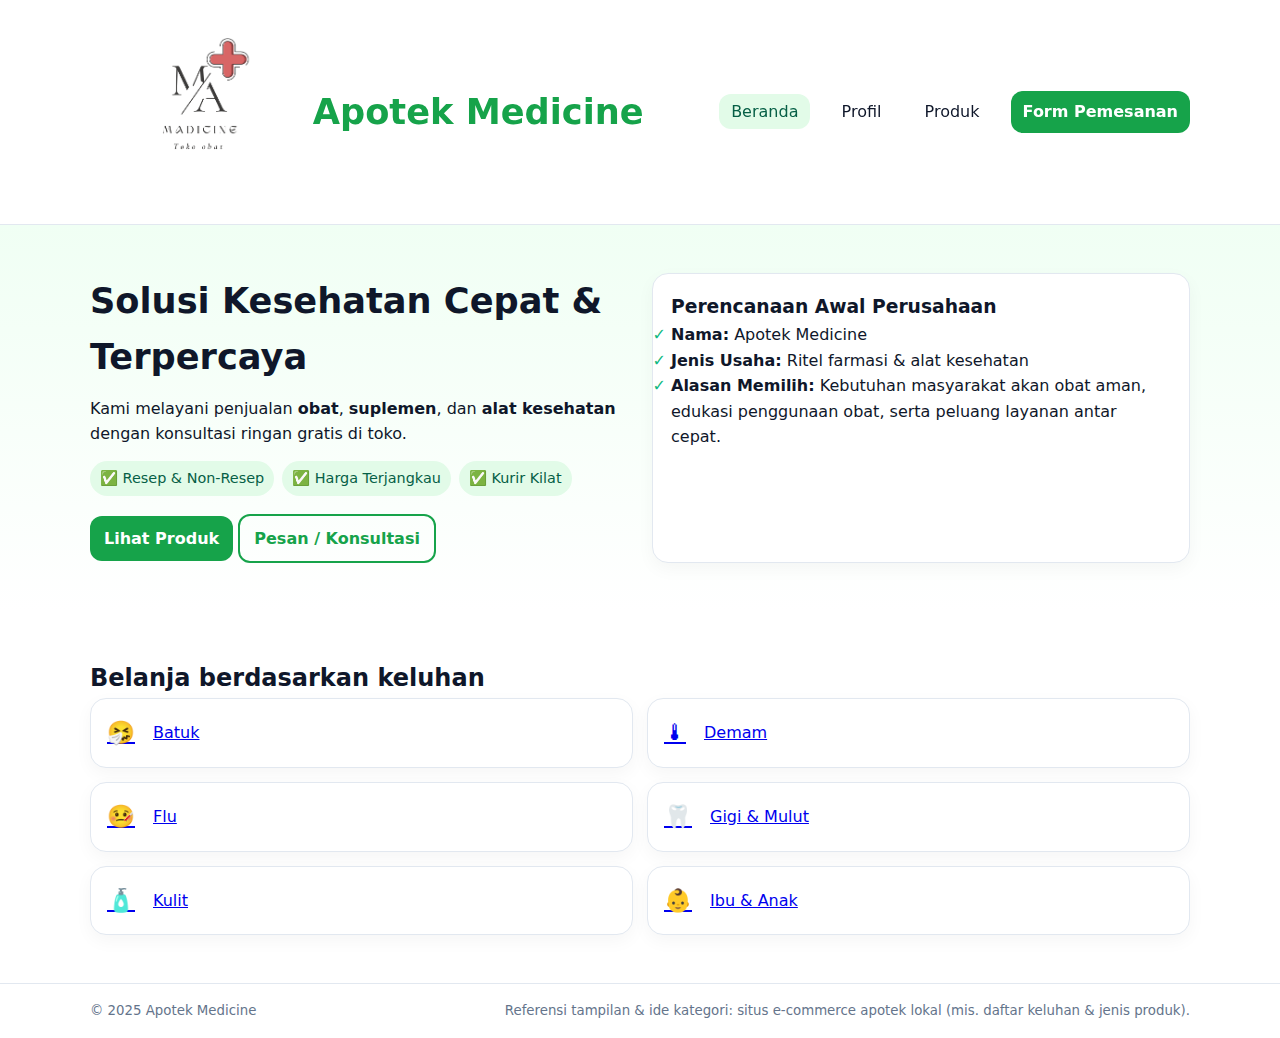
<file: index.html>
<!DOCTYPE html>
<html lang="id">
<head>
  <meta charset="utf-8" />
  <meta name="viewport" content="width=device-width, initial-scale=1" />
  <title> Medicine — Beranda</title>
  <link rel="stylesheet" href="style.css" />
</head>
<body>
  <header class="site-header">
  <div class="container header-inner">

    <!-- Logo gambar -->
    <a href="index.html" class="logo">
      <img src="Screenshot 2025-08-27 085906.png" alt="Logo Apotek" class="logo-img">
      <span><h1>Apotek Medicine</h1></span>
    </a>
    <nav class="nav">
      <a href="index.html" class="active">Beranda</a>
      <a href="profil.html">Profil</a>
      <a href="produk.html">Produk</a>
      <a href="form.html" class="btn">Form Pemesanan</a>
    </nav>
  </div>
</header>

  <main>
    <!-- Konten awal (Hero) -->
    <section class="hero">
      <div class="container grid-2">
        <div>
          <h1>Solusi Kesehatan Cepat & Terpercaya</h1>
          <p>
            Kami melayani penjualan <strong>obat</strong>, <strong>suplemen</strong>, dan
            <strong>alat kesehatan</strong> dengan konsultasi ringan gratis di toko.
          </p>
          <div class="badges">
            <span>✅ Resep & Non-Resep</span>
            <span>✅ Harga Terjangkau</span>
            <span>✅ Kurir Kilat</span>
          </div>
          <div class="cta">
            <a class="btn" href="produk.html">Lihat Produk</a>
            <a class="btn outline" href="form.html">Pesan / Konsultasi</a>
          </div>
        </div>
        <div class="hero-card">
          <h3>Perencanaan Awal Perusahaan</h3>
          <ul class="check">
            <li><b>Nama:</b> Apotek Medicine</li>
            <li><b>Jenis Usaha:</b> Ritel farmasi & alat kesehatan</li>
            <li><b>Alasan Memilih:</b> Kebutuhan masyarakat akan obat aman,
                edukasi penggunaan obat, serta peluang layanan antar cepat.</li>
          </ul>
        </div>
      </div>
    </section>

    <!-- Menu keluhan (inspirasi dari referensi) -->
    <section class="section container">
      <h2>Belanja berdasarkan keluhan</h2>
      <div class="cards grid-2 grid-3-md">
        <a class="card" href="produk.html#batuk"><span>🤧</span> Batuk</a>
        <a class="card" href="produk.html#demam"><span>🌡</span> Demam</a>
        <a class="card" href="produk.html#flu"><span>🤒</span> Flu</a>
        <a class="card" href="produk.html#gigi"><span>🦷</span> Gigi & Mulut</a>
        <a class="card" href="produk.html#kulit"><span>🧴</span> Kulit</a>
        <a class="card" href="produk.html#ibu-anak"><span>👶</span> Ibu & Anak</a>
      </div>
    </section>

    
  </main>

  <footer class="site-footer">
    <div class="container footer-inner">
      <small>© 2025 Apotek Medicine</small>
      <small>Referensi tampilan & ide kategori: situs e-commerce apotek lokal (mis. daftar keluhan & jenis produk).</small>
    </div>
  </footer>
</body>
</html>
</file>
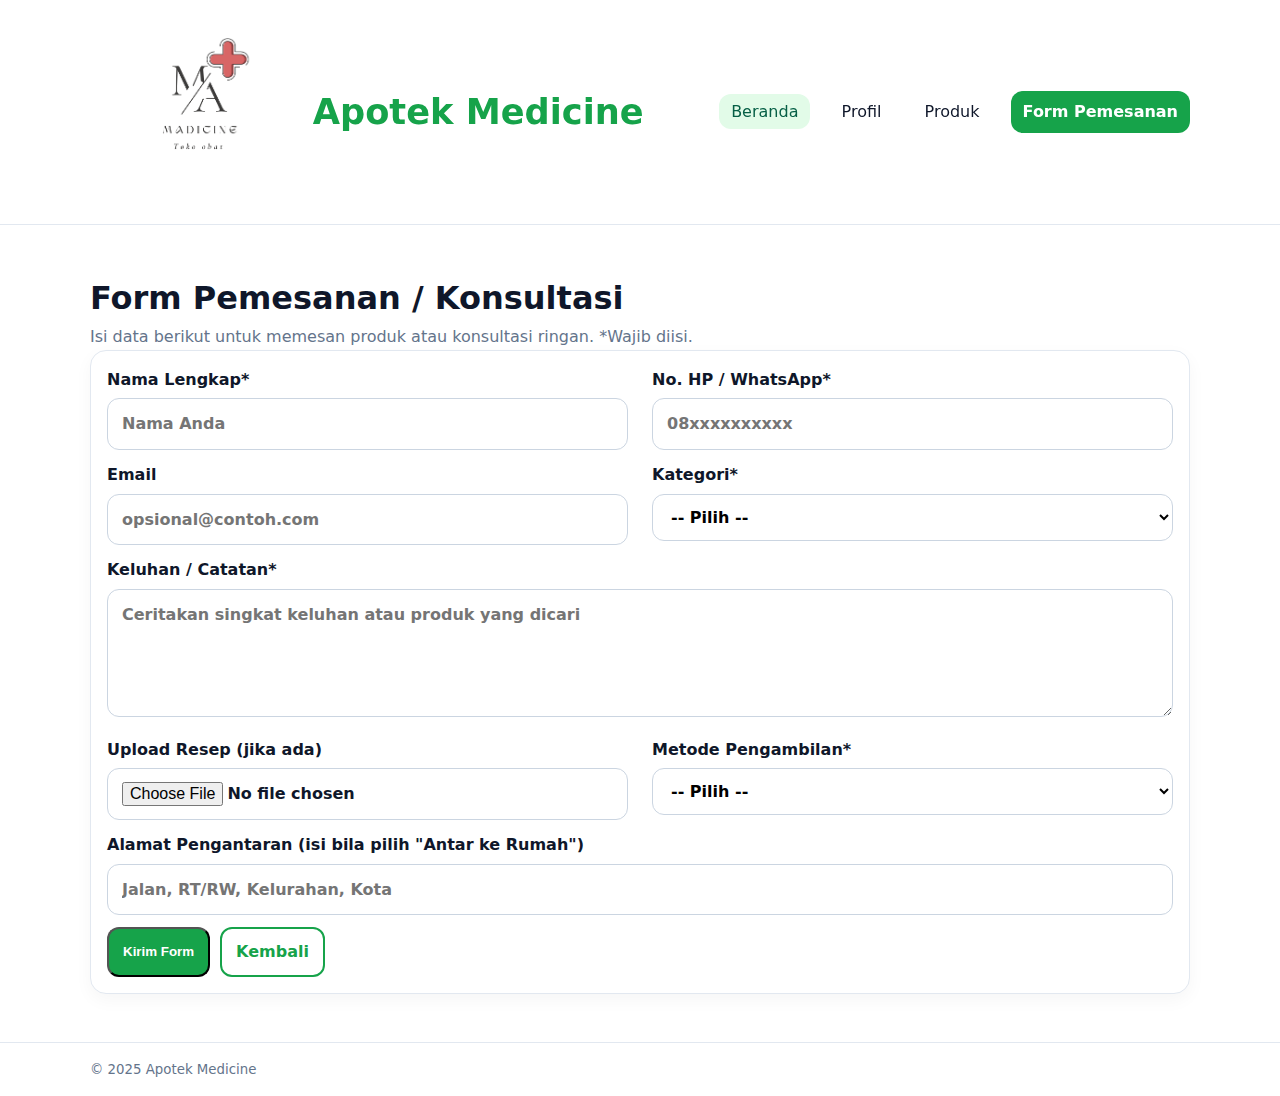
<file: form.html>
<!DOCTYPE html>
<html lang="id">
<head>
  <meta charset="utf-8" />
  <meta name="viewport" content="width=device-width, initial-scale=1" />
  <title>Form Pemesanan / Konsultasi — Apotek Medicine</title>
  <link rel="stylesheet" href="style.css" />
</head>
<body>
<header class="site-header">
  <div class="container header-inner">
    <!-- Logo gambar -->
    <a href="index.html" class="logo">
      <img src="Screenshot 2025-08-27 085906.png" alt="Logo Apotek" class="logo-img">
      <span><h1>Apotek Medicine</h1></span>
    </a>
    <nav class="nav">
      <a href="index.html" class="active">Beranda</a>
      <a href="profil.html">Profil</a>
      <a href="produk.html">Produk</a>
      <a href="form.html" class="btn">Form Pemesanan</a>
    </nav>
  </div>
</header>

  <main class="container section">
    <h1>Form Pemesanan / Konsultasi</h1>
    <p class="muted">Isi data berikut untuk memesan produk atau konsultasi ringan.
      *Wajib diisi.</p>

    <form class="card pad form" action="#" method="post">
      <div class="grid-2">
        <label>Nama Lengkap*
          <input type="text" name="nama" placeholder="Nama Anda" required />
        </label>
        <label>No. HP / WhatsApp*
          <input type="number" name="hp" placeholder="08xxxxxxxxxx" required />
        </label>
      </div>

      <div class="grid-2">
        <label>Email
          <input type="email" name="email" placeholder="opsional@contoh.com" />
        </label>
        <label>Kategori*
          <select name="kategori" required>
            <option value="">-- Pilih --</option>
            <option>Obat</option>
            <option>Suplemen</option>
            <option>Alat Kesehatan</option>
            <option>Herbal</option>
          </select>
        </label>
      </div>

      <label>Keluhan / Catatan*
        <textarea name="catatan" rows="4" placeholder="Ceritakan singkat keluhan atau produk yang dicari" required></textarea>
      </label>

      <div class="grid-2">
        <label>Upload Resep (jika ada)
          <input type="file" name="resep" accept=".jpg,.jpeg,.png,.pdf" />
        </label>
        <label>Metode Pengambilan*
          <select name="ambil" required>
            <option value="">-- Pilih --</option>
            <option>Ambil di Toko</option>
            <option>Antar ke Rumah</option>
          </select>
        </label>
      </div>

      <label>
        Alamat Pengantaran (isi bila pilih "Antar ke Rumah")
        <input type="text" name="alamat" placeholder="Jalan, RT/RW, Kelurahan, Kota" />
      </label>

      <div class="form-actions">
        <button type="submit" class="btn">Kirim Form</button>
        <a href="index.html" class="btn outline">Kembali</a>
      </div>
    </form>
  </main>

  <footer class="site-footer">
    <div class="container footer-inner">
      <small>© 2025 Apotek Medicine</small>
    </div>
  </footer>
</body>
</html>
</file>
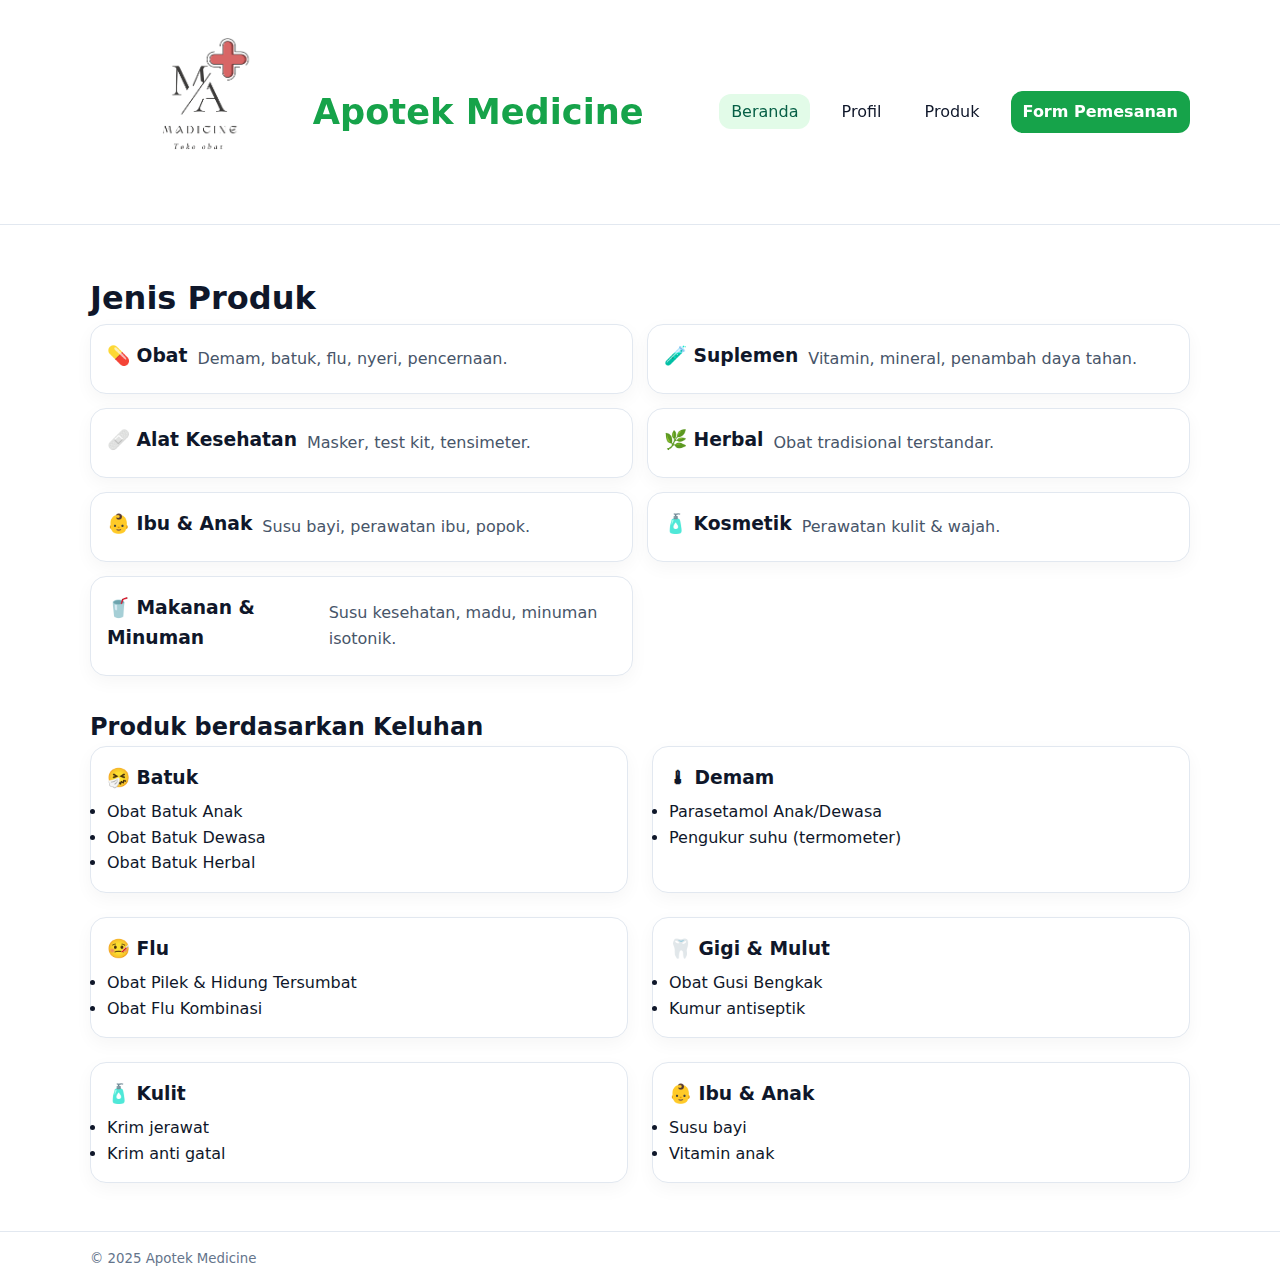
<file: produk.html>
<!DOCTYPE html>
<html lang="id">
<head>
  <meta charset="utf-8" />
  <meta name="viewport" content="width=device-width, initial-scale=1" />
  <title>Produk — Apotek Sehat Sentosa</title>
  <link rel="stylesheet" href="style.css" />
</head>
<body>
<header class="site-header">
  <div class="container header-inner">
    <!-- Logo gambar -->
    <a href="index.html" class="logo">
      <img src="Screenshot 2025-08-27 085906.png" alt="Logo Apotek" class="logo-img">
      <span><h1>Apotek Medicine</h1></span>
    </a>
    <nav class="nav">
      <a href="index.html" class="active">Beranda</a>
      <a href="profil.html">Profil</a>
      <a href="produk.html">Produk</a>
      <a href="form.html" class="btn">Form Pemesanan</a>
    </nav>
  </div>
</header>

  <main class="container section">
    <h1>Jenis Produk</h1>
    <div class="cards grid-2 grid-4-md">
      <div class="card"><h3>💊 Obat</h3><p>Demam, batuk, flu, nyeri, pencernaan.</p></div>
      <div class="card"><h3>🧪 Suplemen</h3><p>Vitamin, mineral, penambah daya tahan.</p></div>
      <div class="card"><h3>🩹 Alat Kesehatan</h3><p>Masker, test kit, tensimeter.</p></div>
      <div class="card"><h3>🌿 Herbal</h3><p>Obat tradisional terstandar.</p></div>
      <div class="card"><h3>👶 Ibu & Anak</h3><p>Susu bayi, perawatan ibu, popok.</p></div>
      <div class="card"><h3>🧴 Kosmetik</h3><p>Perawatan kulit & wajah.</p></div>
      <div class="card"><h3>🥤 Makanan & Minuman</h3><p>Susu kesehatan, madu, minuman isotonik.</p></div>
    </div>

    <h2 style="margin-top:2rem">Produk berdasarkan Keluhan</h2>
    <div class="grid-2">
      <article id="batuk" class="card pad">
        <h3>🤧 Batuk</h3>
        <ul><li>Obat Batuk Anak</li><li>Obat Batuk Dewasa</li><li>Obat Batuk Herbal</li></ul>
      </article>
      <article id="demam" class="card pad">
        <h3>🌡 Demam</h3>
        <ul><li>Parasetamol Anak/Dewasa</li><li>Pengukur suhu (termometer)</li></ul>
      </article>
      <article id="flu" class="card pad">
        <h3>🤒 Flu</h3>
        <ul><li>Obat Pilek & Hidung Tersumbat</li><li>Obat Flu Kombinasi</li></ul>
      </article>
      <article id="gigi" class="card pad">
        <h3>🦷 Gigi & Mulut</h3>
        <ul><li>Obat Gusi Bengkak</li><li>Kumur antiseptik</li></ul>
      </article>
      <article id="kulit" class="card pad">
        <h3>🧴 Kulit</h3>
        <ul><li>Krim jerawat</li><li>Krim anti gatal</li></ul>
      </article>
      <article id="ibu-anak" class="card pad">
        <h3>👶 Ibu & Anak</h3>
        <ul><li>Susu bayi</li><li>Vitamin anak</li></ul>
      </article>
    </div>
  </main>

  <footer class="site-footer">
    <div class="container footer-inner">
      <small>© 2025 Apotek Medicine</small>
    </div>
  </footer>
</body>
</html>
</file>
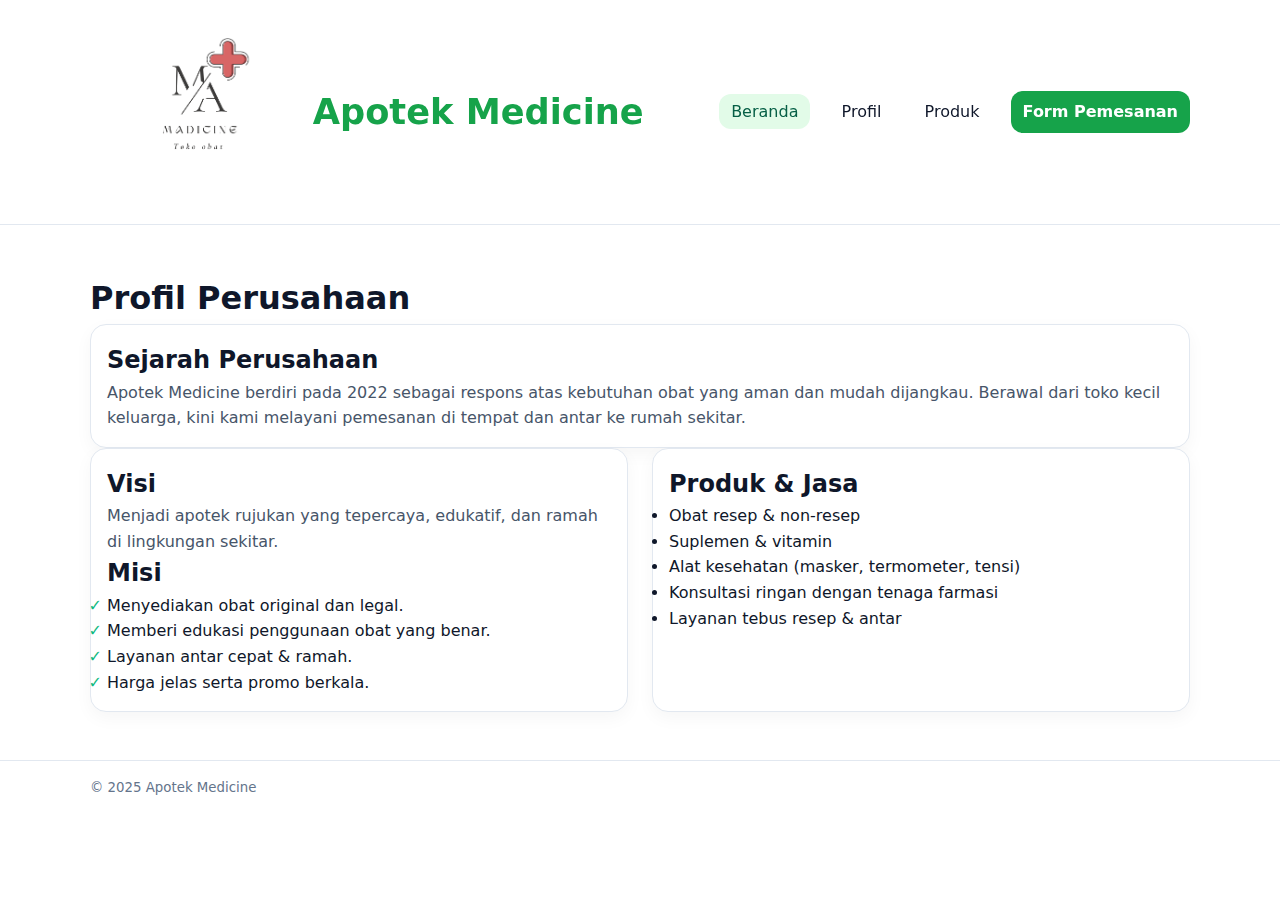
<file: profil.html>
<!DOCTYPE html>
<html lang="id">
<head>
  <meta charset="utf-8" />
  <meta name="viewport" content="width=device-width, initial-scale=1" />
  <title>Profil — Apotek Medicine</title>
  <link rel="stylesheet" href="style.css" />
</head>
<body>
<header class="site-header">
  <div class="container header-inner">
    <!-- Logo gambar -->
    <a href="index.html" class="logo">
      <img src="Screenshot 2025-08-27 085906.png" alt="Logo Apotek" class="logo-img">
      <span><h1>Apotek Medicine</h1></span>
    </a>
    <nav class="nav">
      <a href="index.html" class="active">Beranda</a>
      <a href="profil.html">Profil</a>
      <a href="produk.html">Produk</a>
      <a href="form.html" class="btn">Form Pemesanan</a>
    </nav>
  </div>
</header>

  <main class="container section">
    <h1>Profil Perusahaan</h1>

    <article class="card pad">
      <h2>Sejarah Perusahaan</h2>
      <p>
        Apotek Medicine berdiri pada 2022 sebagai respons atas kebutuhan
        obat yang aman dan mudah dijangkau. Berawal dari toko kecil keluarga,
        kini kami melayani pemesanan di tempat dan antar ke rumah sekitar.
      </p>
    </article>

    <div class="grid-2">
      <article class="card pad">
        <h2>Visi</h2>
        <p>
          Menjadi apotek rujukan yang tepercaya, edukatif, dan ramah di
          lingkungan sekitar.
        </p>
        <h2>Misi</h2>
        <ul class="check">
          <li>Menyediakan obat original dan legal.</li>
          <li>Memberi edukasi penggunaan obat yang benar.</li>
          <li>Layanan antar cepat & ramah.</li>
          <li>Harga jelas serta promo berkala.</li>
        </ul>
      </article>

      <article class="card pad">
        <h2>Produk & Jasa</h2>
        <ul>
          <li>Obat resep & non-resep</li>
          <li>Suplemen & vitamin</li>
          <li>Alat kesehatan (masker, termometer, tensi)</li>
          <li>Konsultasi ringan dengan tenaga farmasi</li>
          <li>Layanan tebus resep & antar</li>
        </ul>
      </article>
    </div>
  </main>

  <footer class="site-footer">
    <div class="container footer-inner">
      <small>© 2025 Apotek Medicine</small>
    </div>
  </footer>
</body>
</html>
</file>
<file: style.css>
/* ====== Reset ringan ====== */
* { box-sizing: border-box; margin: 0; padding: 0; }
html, body { height: 100%; }
body { font-family: system-ui, -apple-system, Segoe UI, Roboto, Arial, sans-serif; color:#0f172a; background:#ffffff; line-height:1.6; }

/* ====== Util ====== */
.container { width:min(1100px, 92%); margin-inline:auto; }
.section { padding: 48px 0; }
.section-muted { background:#f8fafc; padding:48px 0; }
.muted { color:#64748b; }
.grid-2 { display:grid; grid-template-columns: 1fr; gap:16px; }
.grid-3-md { }
.grid-4-md { }
.pad { padding:16px; }
.check li::marker { content: "✓ "; color:#10b981; }

/* Breakpoints */
@media (min-width: 720px) {
  .grid-2 { grid-template-columns: 1fr 1fr; gap:24px; }
  .grid-3-md { grid-template-columns: repeat(3, 1fr); }
  .grid-4-md { grid-template-columns: repeat(4, 1fr); }
}

/* ====== Header & Nav ====== */
.site-header { position: sticky; top:0; z-index:10; background:#ffffffcc; backdrop-filter: blur(8px); border-bottom:1px solid #e2e8f0; }
.header-inner { display:flex; align-items:center; justify-content:space-between; padding:12px 0; }
.logo { font-weight:800; text-decoration:none; color:#0f172a; font-size:1.1rem; }
.logo span { color:#16a34a; }
.nav a { margin-left:14px; text-decoration:none; color:#0f172a; padding:8px 12px; border-radius:12px; }
.nav a:hover { background:#f1f5f9; }
.nav a.active { background:#e2fbe8; color:#065f46; }
.nav .btn { background:#16a34a; color:white; }
.nav .btn:hover { background:#15803d; }

/* ====== Buttons ====== */
.btn { display:inline-block; background:#16a34a; color:white; padding:10px 14px; border-radius:12px; text-decoration:none; font-weight:600; }
.btn:hover { background:#15803d; }
.btn.outline { background:transparent; color:#16a34a; border:2px solid #16a34a; }
.btn.outline:hover { background:#e2fbe8; }

/* ====== Hero ====== */
.hero { padding:48px 0; background:linear-gradient(180deg, #f0fff4, #ffffff); }
.hero h1 { font-size: clamp(1.6rem, 2.8vw, 2.2rem); margin-bottom:10px; }
.badges { display:flex; gap:8px; flex-wrap:wrap; margin:14px 0 18px; }
.badges span { background:#e2fbe8; color:#065f46; padding:6px 10px; border-radius:999px; font-size:.9rem; }
.hero-card { background:#ffffff; border:1px solid #e2e8f0; border-radius:16px; padding:18px; box-shadow:0 6px 18px rgba(0,0,0,.04); }

/* ====== Cards & lists ====== */
.cards { display:grid; grid-template-columns: 1fr 1fr; gap:14px; }
.card { background:#ffffff; border:1px solid #e2e8f0; border-radius:16px; padding:16px; box-shadow:0 6px 18px rgba(0,0,0,.04); }
.card h3 { margin-bottom:6px; }
.card p { color:#475569; }
.card a { text-decoration:none; color:inherit; }
.card span { font-size: 1.4rem; margin-right:8px; }
.cards .card { display:flex; align-items:center; gap:10px; justify-content:flex-start; }

/* ====== Form ====== */
.form label { display:block; font-weight:600; margin-bottom:12px; color:#0f172a; }
input, select, textarea {
  width:100%; padding:12px 14px; border:1px solid #cbd5e1; border-radius:12px; margin-top:6px;
  font: inherit; outline:none; background:#fff;
}
input:focus, select:focus, textarea:focus { border-color:#16a34a; box-shadow:0 0 0 3px #bbf7d0; }
.form-actions { display:flex; gap:10px; margin-top:8px; }

/* ====== Footer ====== */
.site-footer { border-top:1px solid #e2e8f0; background:#ffffff; }
.footer-inner { display:flex; align-items:center; justify-content:space-between; padding:16px 0; }
.footer-inner small { color:#64748b; }

/* ====== Utilities small screens ====== */
@media (max-width: 480px) {
  .cards { grid-template-columns: 1fr; }
}

.logo {
  display: flex;
  align-items: center;
  font-weight: 800;
  text-decoration: none;
  color: #0f172a;
  font-size: 1.1rem;
  gap: 10px;
}

.logo-img {
  height: 200px;  /* atur ukuran logo */
  width: auto;
  display: flex;
font-weight: 800;
text-decoration: none;
color:#0f172a ;
font-size: 1.1rem;
gap: 10px;
}
</file>
